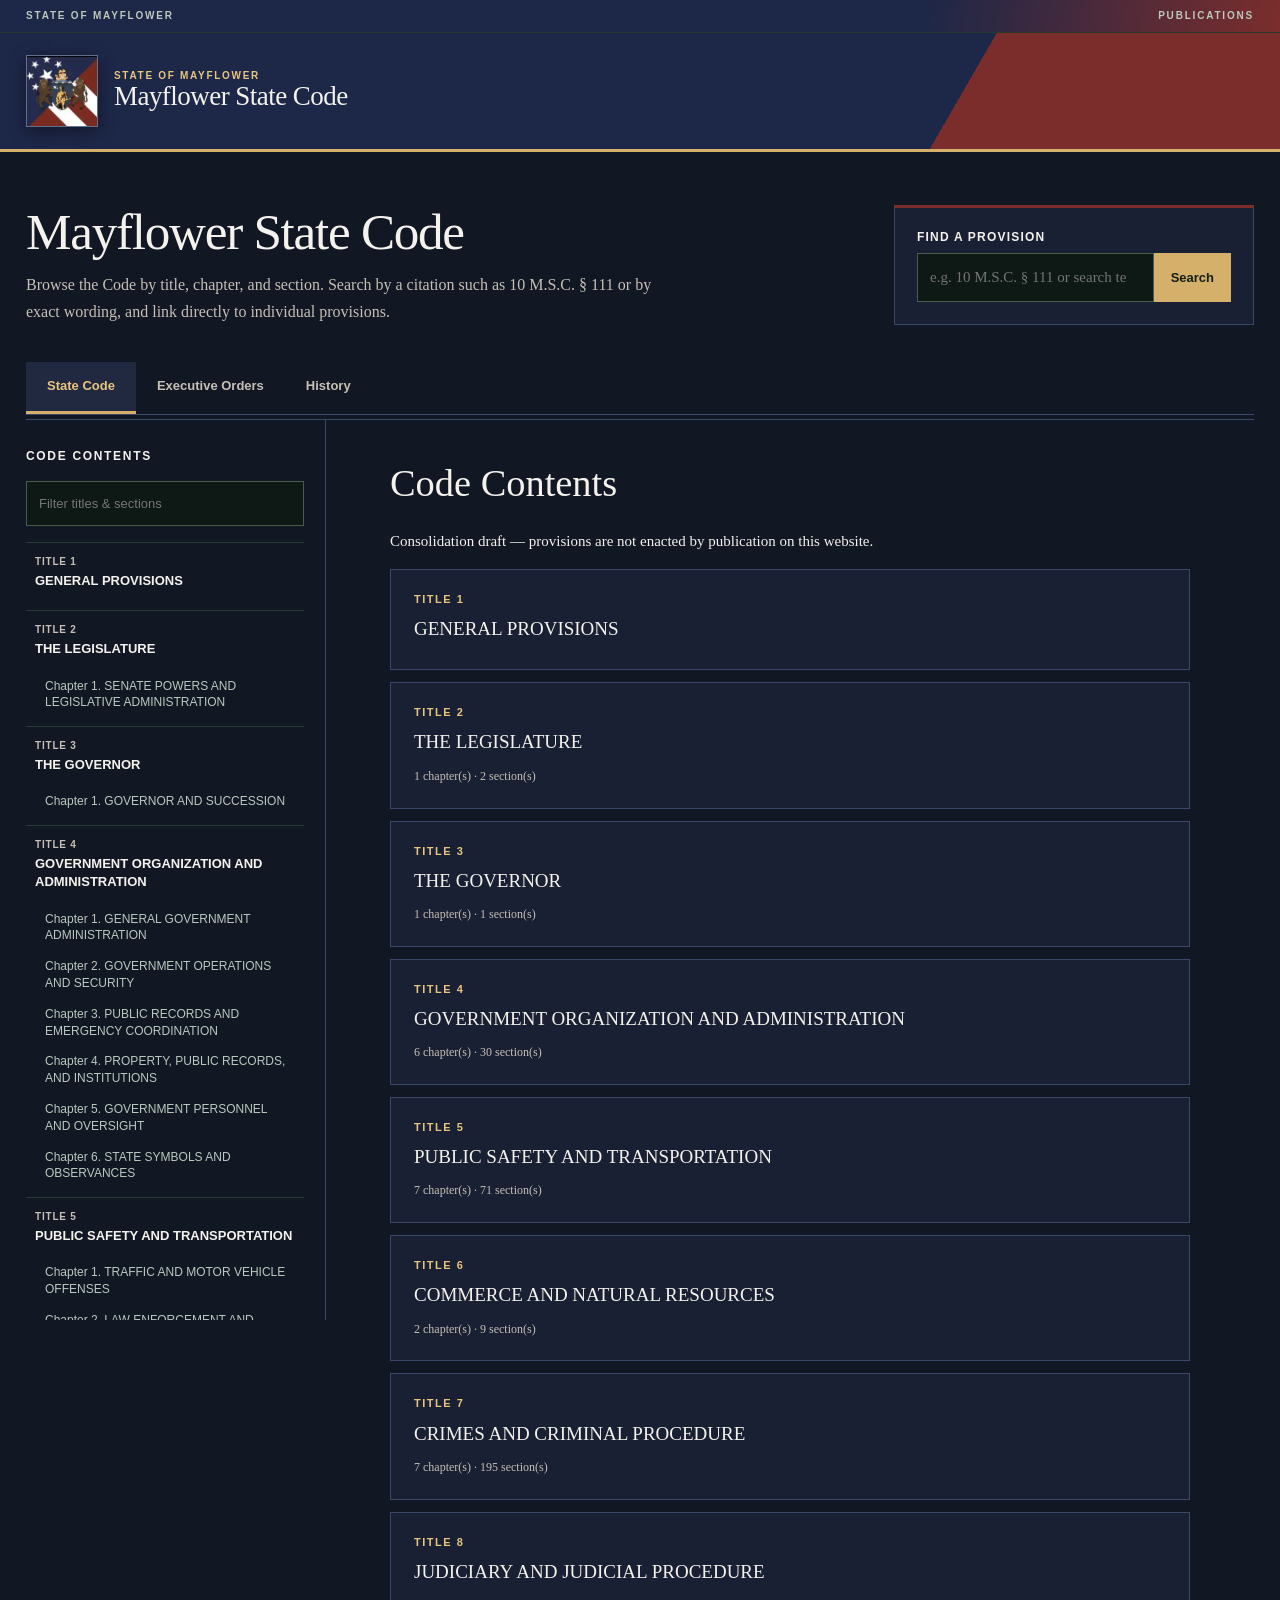
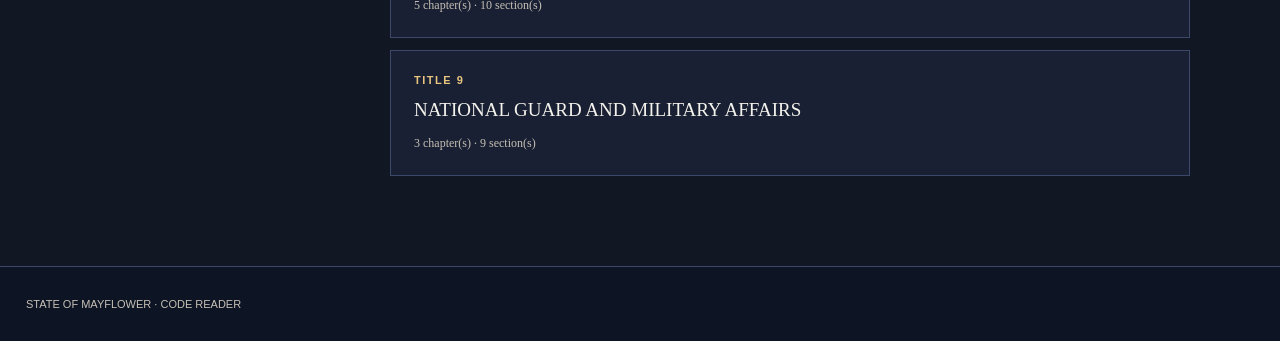
<file: index.html>
<!doctype html>
<html lang="en"><head><meta charset="utf-8"><meta name="viewport" content="width=device-width,initial-scale=1"><meta name="theme-color" content="#1d2748"><meta name="description" content="Browse the State of Mayflower's published State Code by title, chapter and section."><title>Mayflower State Code | State of Mayflower</title><link rel="canonical" href="https://officalbusinesscloudy.github.io/MayflowerStateCode/"><meta property="og:type" content="website"><meta property="og:site_name" content="State of Mayflower"><meta property="og:title" content="Mayflower State Code"><meta property="og:description" content="Search and browse the Mayflower State Code by title, chapter, section, or citation."><meta property="og:url" content="https://officalbusinesscloudy.github.io/MayflowerStateCode/"><meta property="og:image" content="https://officalbusinesscloudy.github.io/MayflowerStateCode/assets/share-card.svg"><meta property="og:image:alt" content="State of Mayflower seal and publication title"><meta name="twitter:card" content="summary_large_image"><meta name="twitter:title" content="Mayflower State Code"><meta name="twitter:description" content="Search and browse the Mayflower State Code by title, chapter, section, or citation."><meta name="twitter:image" content="https://officalbusinesscloudy.github.io/MayflowerStateCode/assets/share-card.svg"><link rel="icon" type="image/svg+xml" href="./assets/mayflower-seal.svg"><link rel="stylesheet" href="./assets/style.css"><script type="module" src="./assets/app.js"></script></head>
<body><a class="skip" href="#main">Skip to content</a><div class="govbar"><div class="wrap"><span>STATE OF MAYFLOWER</span><span>PUBLICATIONS</span></div></div><header class="masthead"><div class="wrap headerrow"><a class="wordmark" href="./"><img class="site-seal" src="./assets/mayflower-seal.svg" alt="State of Mayflower logo" width="72" height="72"><span><small>STATE OF MAYFLOWER</small><strong>Mayflower State Code</strong></span></a></div></header>
<main id="main" class="wrap"><section class="intro"><div><h1>Mayflower State Code</h1><p>Browse the Code by title, chapter, and section. Search by a citation such as 10 M.S.C. § 111 or by exact wording, and link directly to individual provisions.</p></div><div class="search-panel"><form id="search-form"><label for="search">Find a provision</label><div class="searchline"><input id="search" type="search" maxlength="200" placeholder="e.g. 10 M.S.C. § 111 or search terms" autocomplete="off"><button type="submit">Search</button></div></form></div></section>
<nav class="resource-tabs" aria-label="Publications"><a href="./" aria-current="page">State Code</a><a href="./executive-orders/">Executive Orders</a><a href="./history/">History</a></nav>
<button class="contents-toggle" id="contents-toggle" aria-controls="contents" aria-expanded="false">Browse Code Contents <span aria-hidden="true">☰</span></button>
<div class="layout"><aside class="contents" id="contents"><div class="contents-head"><h2>Code contents</h2><label class="sr" for="filter">Filter titles</label><input type="search" id="filter" placeholder="Filter titles & sections"></div><nav id="toc" aria-label="Code navigation"></nav></aside>
<div class="reading"><div id="status" class="status" aria-live="polite"></div><div id="content"></div></div></div></main>
<footer><div class="wrap footerrow"><span>STATE OF MAYFLOWER · CODE READER</span></div></footer></body></html>
</file>
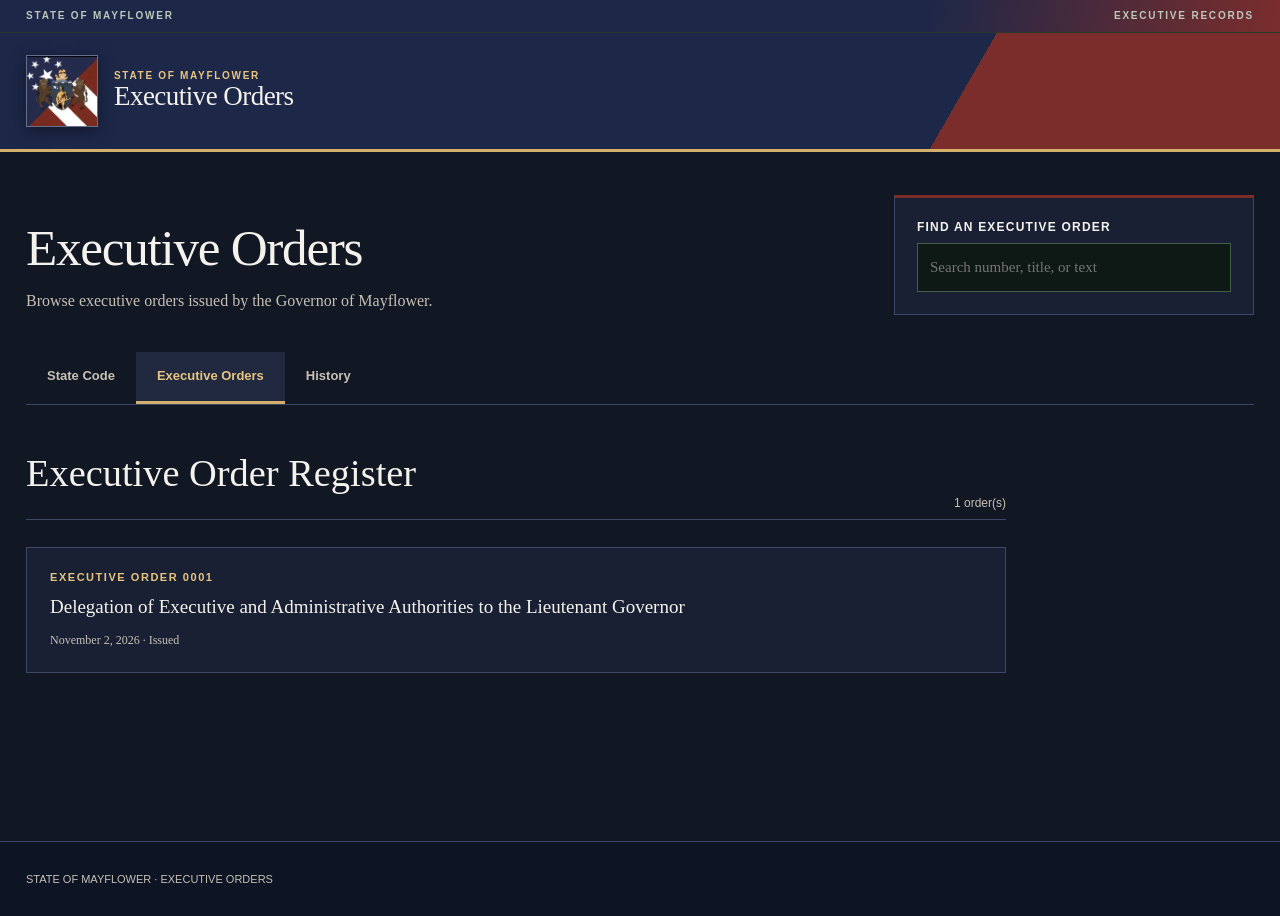
<file: executive-orders/index.html>
<!doctype html><html lang="en"><head><meta charset="utf-8"><meta name="viewport" content="width=device-width,initial-scale=1"><meta name="theme-color" content="#1d2748"><meta name="description" content="Executive Orders of the State of Mayflower"><title>Executive Orders | State of Mayflower</title><link rel="canonical" href="https://officalbusinesscloudy.github.io/MayflowerStateCode/executive-orders/"><meta property="og:type" content="website"><meta property="og:site_name" content="State of Mayflower"><meta property="og:title" content="Executive Orders | State of Mayflower"><meta property="og:description" content="Browse executive orders issued by the Governor of Mayflower."><meta property="og:url" content="https://officalbusinesscloudy.github.io/MayflowerStateCode/executive-orders/"><meta property="og:image" content="https://officalbusinesscloudy.github.io/MayflowerStateCode/assets/share-card.svg"><meta property="og:image:alt" content="State of Mayflower seal and publication title"><meta name="twitter:card" content="summary_large_image"><meta name="twitter:title" content="Executive Orders | State of Mayflower"><meta name="twitter:description" content="Browse executive orders issued by the Governor of Mayflower."><meta name="twitter:image" content="https://officalbusinesscloudy.github.io/MayflowerStateCode/assets/share-card.svg"><link rel="icon" href="../assets/mayflower-seal.svg" type="image/svg+xml"><link rel="stylesheet" href="../assets/style.css"><script type="module" src="../assets/orders.js"></script></head><body><a class="skip" href="#main">Skip to content</a><div class="govbar"><div class="wrap"><span>STATE OF MAYFLOWER</span><span>EXECUTIVE RECORDS</span></div></div><header class="masthead"><div class="wrap headerrow"><a class="wordmark" href="../"><img class="site-seal" src="../assets/mayflower-seal.svg" width="72" height="72" alt="State of Mayflower logo"><span><small>STATE OF MAYFLOWER</small><strong>Executive Orders</strong></span></a></div></header><main id="main" class="wrap"><section class="intro"><div><h1>Executive Orders</h1><p>Browse executive orders issued by the Governor of Mayflower.</p></div><div class="search-panel"><label for="order-search">Find an executive order</label><input id="order-search" type="search" placeholder="Search number, title, or text" maxlength="200"></div></section><nav class="resource-tabs" aria-label="Publications"><a href="../">State Code</a><a href="./" aria-current="page">Executive Orders</a><a href="../history/">History</a></nav><section class="orders-page"><div class="orders-heading"><div><h2 id="orders-title">Executive Order Register</h2></div><span id="order-count" class="result-meta"></span></div><div id="orders-status" role="status" aria-live="polite"></div><div id="orders-content"></div></section></main><footer><div class="wrap footerrow"><span>STATE OF MAYFLOWER · EXECUTIVE ORDERS</span></div></footer></body></html>
</file>
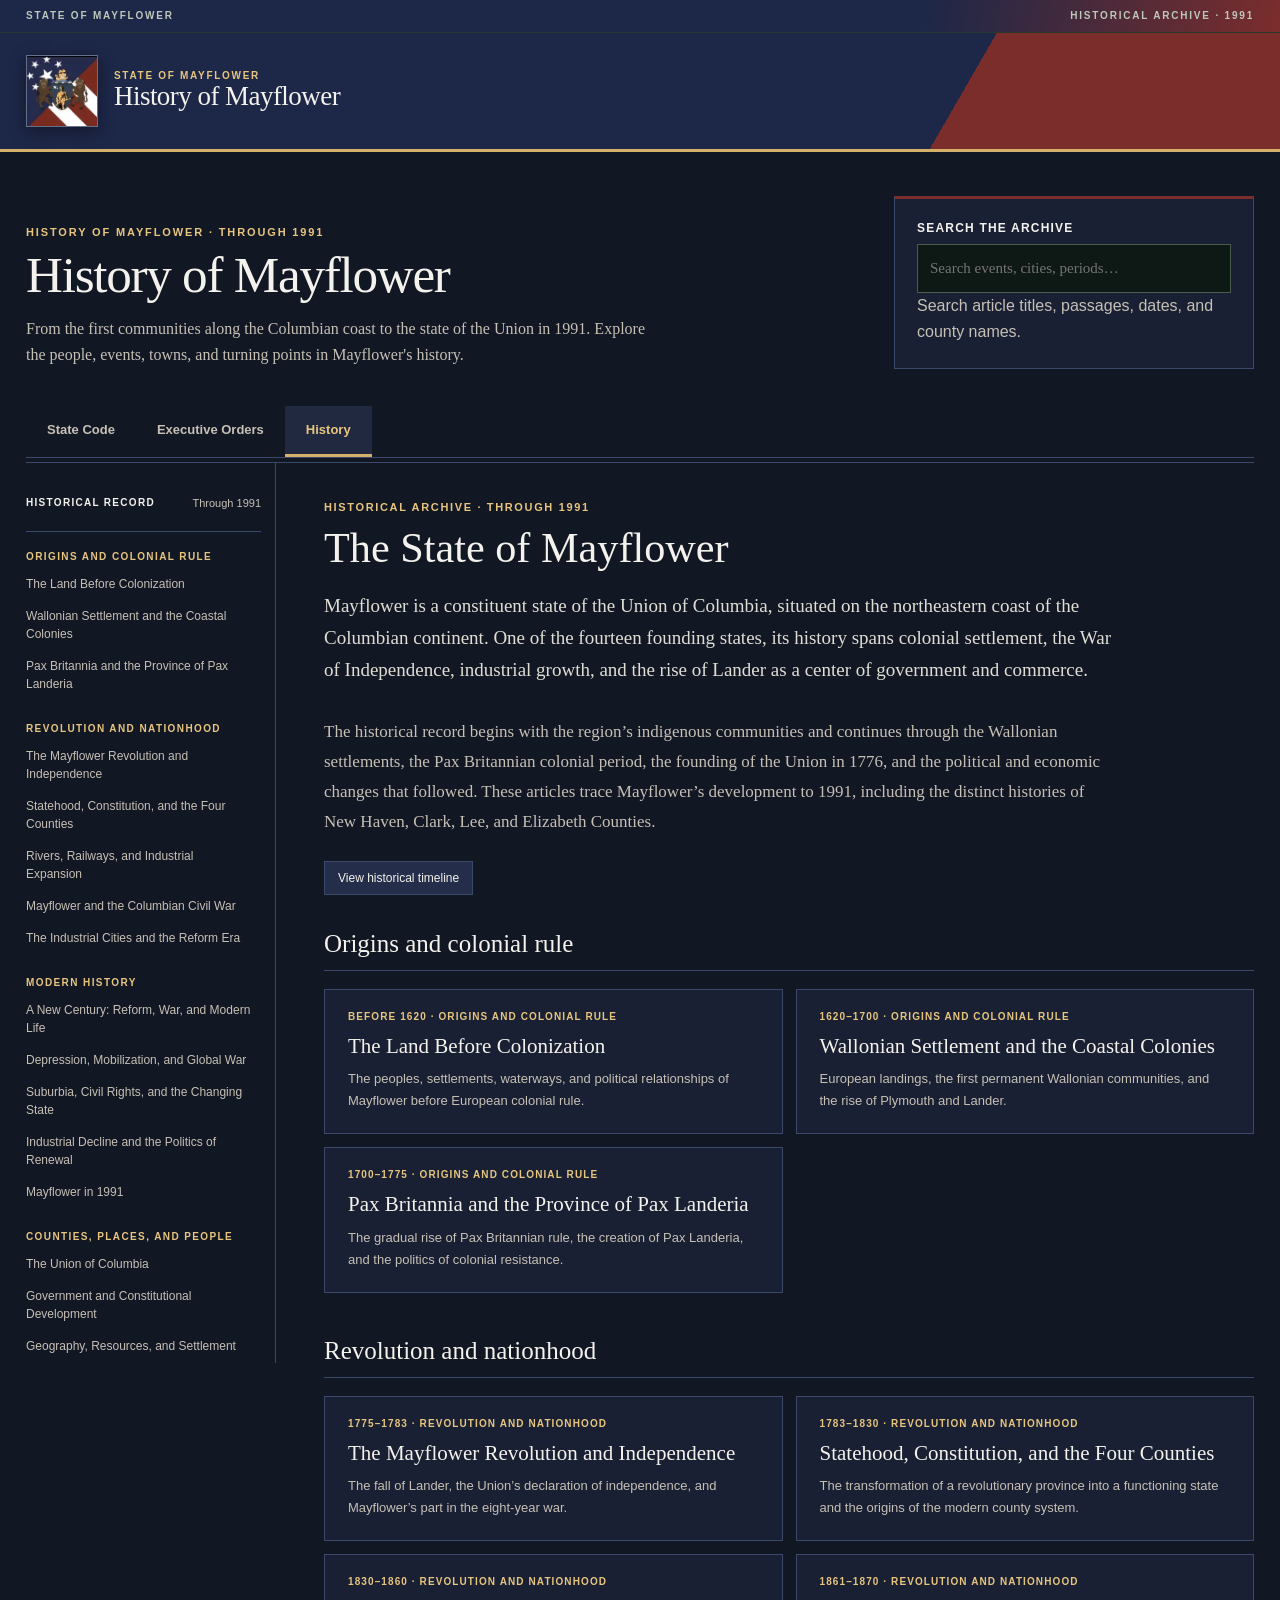
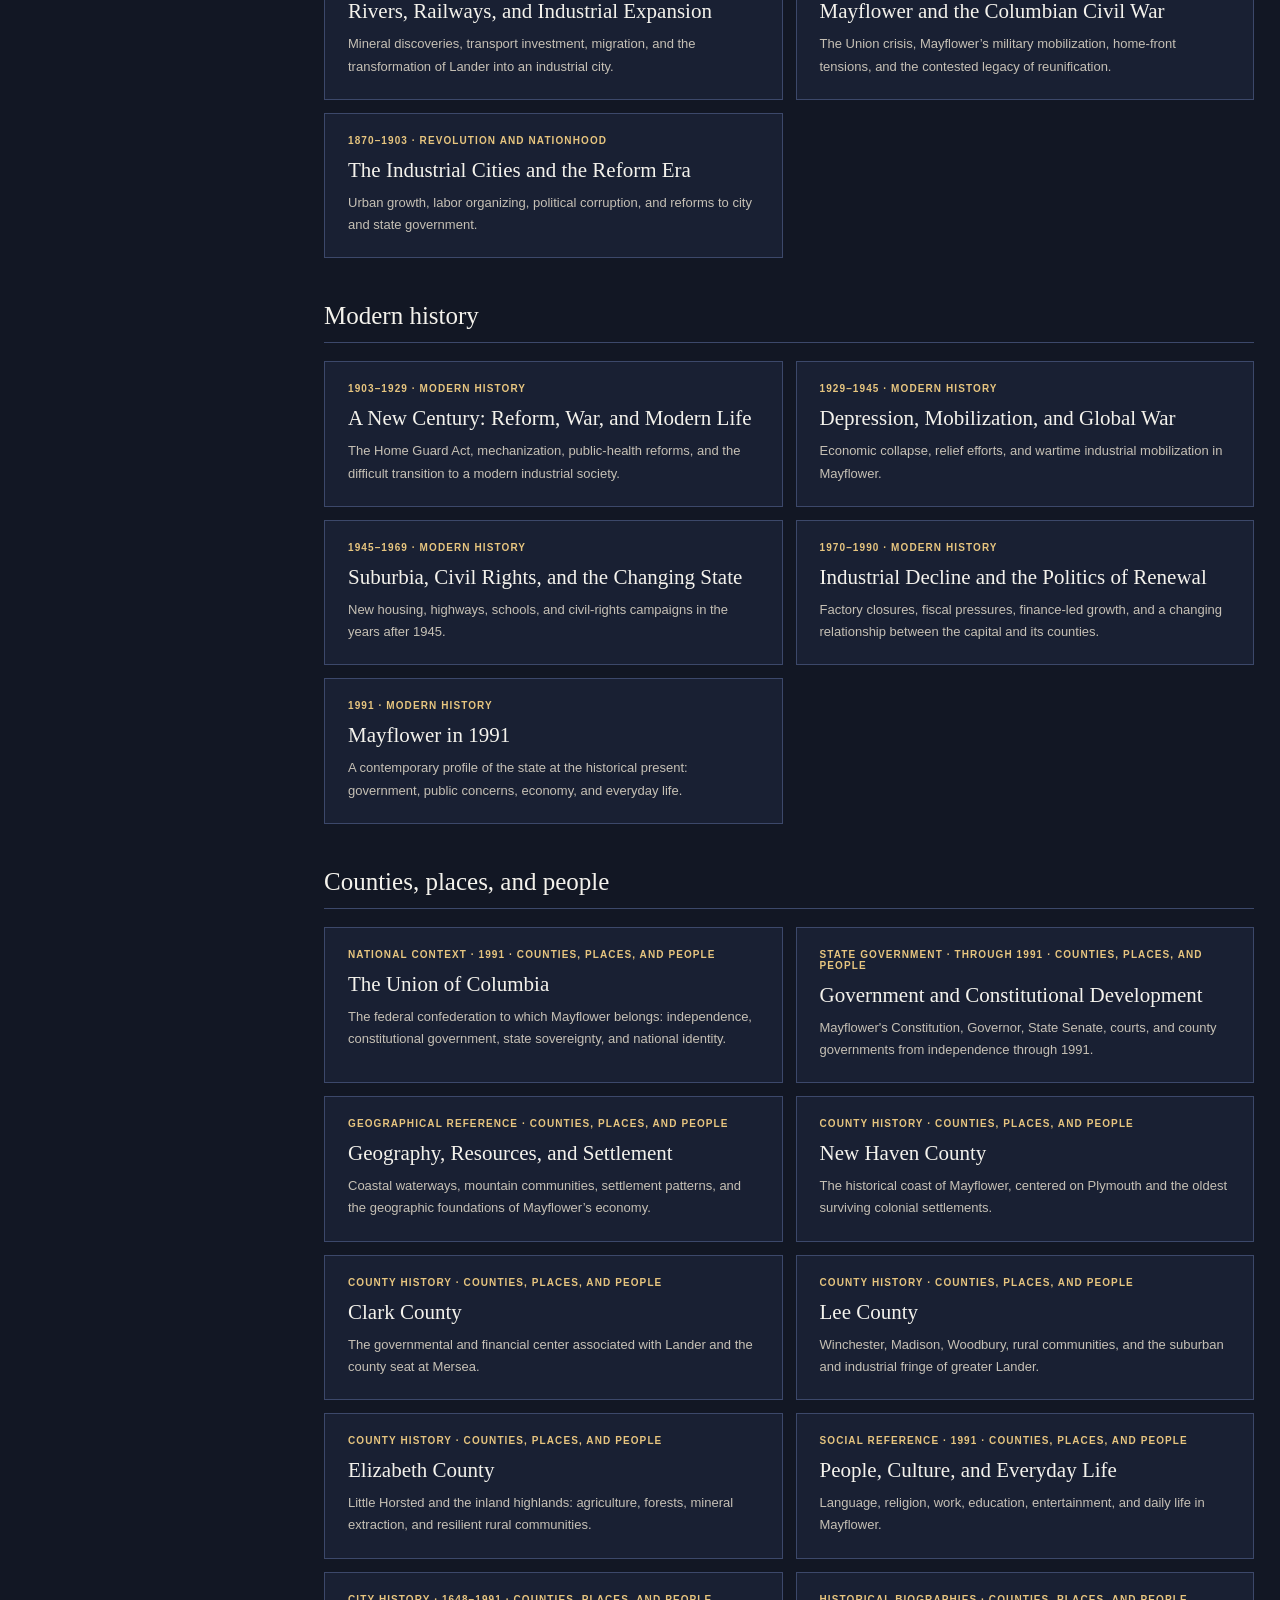
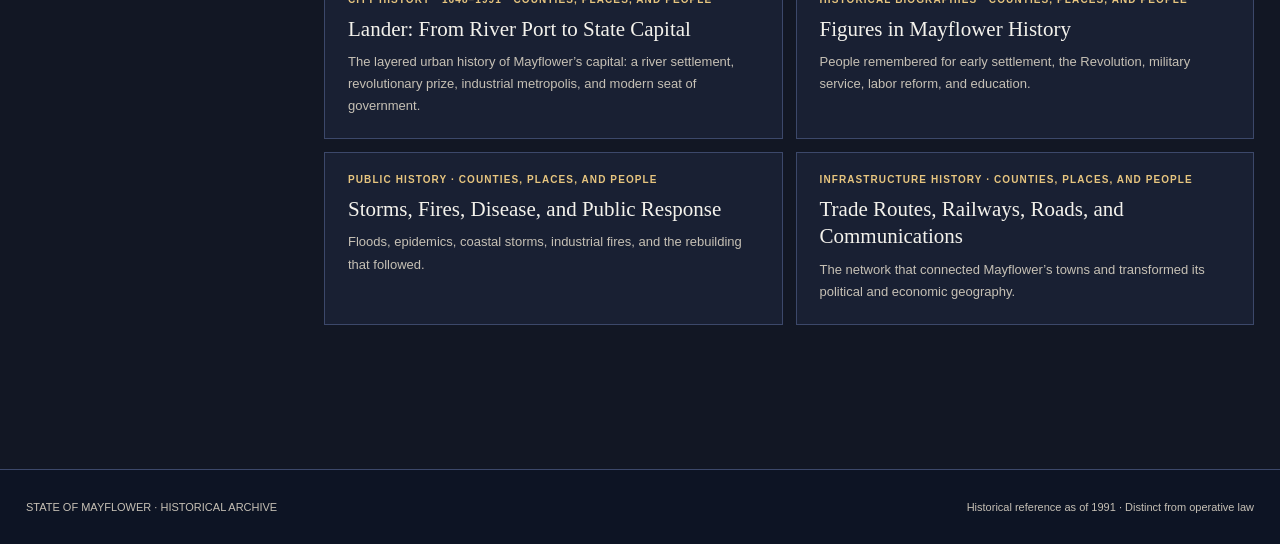
<file: history/index.html>
<!doctype html>
<html lang="en"><head><meta charset="utf-8"><meta name="viewport" content="width=device-width,initial-scale=1"><meta name="theme-color" content="#1d2748"><meta name="description" content="The history of Mayflower: its earliest peoples, colonial period, independence, government, four counties, culture and society through 1991."><title>History of Mayflower | State of Mayflower</title><link rel="canonical" href="https://officalbusinesscloudy.github.io/MayflowerStateCode/history/"><meta property="og:type" content="website"><meta property="og:site_name" content="State of Mayflower"><meta property="og:title" content="History of Mayflower"><meta property="og:description" content="An illustrated-by-words historical archive of the State of Mayflower, from its earliest settlements to 1991."><meta property="og:url" content="https://officalbusinesscloudy.github.io/MayflowerStateCode/history/"><meta property="og:image" content="https://officalbusinesscloudy.github.io/MayflowerStateCode/assets/share-card.svg"><meta name="twitter:card" content="summary_large_image"><link rel="icon" type="image/svg+xml" href="../assets/mayflower-seal.svg"><link rel="stylesheet" href="../assets/style.css"><link rel="stylesheet" href="./history.css"><script type="module" src="./app.js"></script></head>
<body><a class="skip" href="#main">Skip to content</a><div class="govbar"><div class="wrap"><span>STATE OF MAYFLOWER</span><span>HISTORICAL ARCHIVE · 1991</span></div></div>
<header class="masthead"><div class="wrap headerrow"><a class="wordmark" href="../"><img class="site-seal" src="../assets/mayflower-seal.svg" width="72" height="72" alt="State of Mayflower seal"><span><small>STATE OF MAYFLOWER</small><strong>History of Mayflower</strong></span></a></div></header>
<main id="main" class="wrap">
<section class="intro history-intro"><div><div class="eyebrow">History of Mayflower · Through 1991</div><h1>History of Mayflower</h1><p>From the first communities along the Columbian coast to the state of the Union in 1991. Explore the people, events, towns, and turning points in Mayflower's history.</p></div><div class="search-panel"><label for="history-search">Search the archive</label><input type="search" id="history-search" autocomplete="off" placeholder="Search events, cities, periods…" maxlength="150"><p class="search-help">Search article titles, passages, dates, and county names.</p></div></section>
<nav class="resource-tabs" aria-label="Publications"><a href="../">State Code</a><a href="../executive-orders/">Executive Orders</a><a href="./" aria-current="page">History</a></nav>
<div class="history-shell"><aside class="history-sidebar" aria-label="Historical contents"><div class="history-sidebar-header"><strong>HISTORICAL RECORD</strong><span>Through 1991</span></div><nav id="history-nav"></nav><div class="sidebar-rule"></div><a href="?view=timeline" class="sidebar-extra" id="timeline-nav-link">Chronological timeline</a><a href="./" class="sidebar-extra">Archive home</a></aside>
<div class="history-main"><div id="history-status" class="history-status" role="status" aria-live="polite"></div><div id="history-content"></div></div></div>
</main><footer><div class="wrap footerrow"><span>STATE OF MAYFLOWER · HISTORICAL ARCHIVE</span><span>Historical reference as of 1991 · Distinct from operative law</span></div></footer></body></html>
</file>
<file: assets/style.css>
:root{color-scheme:dark;--bg:#121724;--surface:#192033;--panel:#202944;--border:#3c486a;--text:#f4f2ec;--muted:#c6c0b5;--accent:#d4b06a;--gold:#e7c57f;--focus:#e7c57f}*{box-sizing:border-box}html{scroll-behavior:smooth}body{margin:0;background:var(--bg);color:var(--text);font:15px/1.65 Georgia,'Times New Roman',serif}button,input{font:inherit}button,a{touch-action:manipulation}a{color:var(--gold)}a:hover{text-decoration:underline}button:focus-visible,input:focus-visible,a:focus-visible{outline:2px solid var(--focus);outline-offset:3px}.wrap{width:min(1320px,calc(100% - 52px));margin:auto}.govbar{background:#11192c;color:#bdc7bc;border-bottom:1px solid #29382e;font:600 10px/1.4 Arial,sans-serif;letter-spacing:.18em}.govbar .wrap{display:flex;justify-content:space-between;gap:12px;padding:9px 0}.masthead{background:#1d2748;border-bottom:3px solid var(--accent)}.headerrow{display:flex;justify-content:space-between;align-items:center;padding:22px 0;gap:16px}.wordmark{display:flex;gap:16px;align-items:center;text-decoration:none;color:var(--text)}.wordmark small,.wordmark strong{display:block}.wordmark small{font:700 10px Arial,sans-serif;letter-spacing:.17em;color:var(--gold)}.wordmark strong{font:normal 27px Georgia,serif;letter-spacing:-.02em}.monogram{height:57px;width:57px;display:grid;place-items:center;border:2px solid var(--gold);border-radius:50%;font:34px Georgia,serif;color:var(--gold)}.header-meta,.eyebrow,.edition,.search-help,.contents-head,.contents-toggle,.code-label,.breadcrumbs,.result-meta,.actions,.nav-arrows,.status,.empty-note,.footerrow{font-family:Arial,Helvetica,sans-serif}.header-meta{font-size:12px;color:var(--muted);letter-spacing:.06em}.intro{display:grid;grid-template-columns:minmax(0,1fr) 360px;gap:32px;align-items:end;padding:43px 0 37px}.eyebrow{font-weight:700;letter-spacing:.18em;font-size:11px;color:var(--accent)}h1{font-size:clamp(34px,4vw,52px);font-weight:normal;line-height:1.1;margin:9px 0 12px;letter-spacing:-.025em}.intro p{margin:0;max-width:640px;color:var(--muted);font-size:16px}.edition{font-size:12px;margin-top:14px;color:var(--gold)}.search-panel{background:var(--surface);border:1px solid var(--border);padding:22px}.search-panel label{display:block;font:700 12px Arial,sans-serif;text-transform:uppercase;letter-spacing:.1em;margin-bottom:9px}.searchline{display:flex}.searchline input{flex:1;min-width:0}.searchline button{border:0;padding:11px 17px;background:var(--accent);color:#142017;font:700 13px Arial;cursor:pointer}.search-help{font-size:11px;color:var(--muted);margin-top:10px}input{background:#0e1815;border:1px solid #495d4d;border-radius:0;padding:11px 12px;color:var(--text);width:100%;outline:none}.layout{display:grid;grid-template-columns:300px minmax(0,1fr);border-top:1px solid var(--border);gap:0;align-items:start;min-height:55vh}.contents{border-right:1px solid var(--border);padding:27px 21px 40px 0;position:sticky;top:0;max-height:100vh;overflow:auto}.contents-head h2{font-size:12px;text-transform:uppercase;letter-spacing:.14em;margin:0 0 14px}.contents-head input{font-size:13px;margin-bottom:16px}.toc-title{display:block;width:100%;text-align:left;padding:12px 9px;background:none;color:var(--text);border:0;border-top:1px solid #293b33;cursor:pointer;font:600 13px/1.4 Arial}.toc-title:hover,.toc-title.active{background:#2d3753;color:var(--gold)}.toc-title small{display:block;color:var(--muted);font-size:10px;letter-spacing:.08em;margin-bottom:3px}.toc-chapters{margin:0 0 8px;padding:0;list-style:none}.toc-chapters a{display:block;padding:7px 9px 7px 19px;color:#b9c9bd;font:12px/1.4 Arial;text-decoration:none}.toc-chapters a.active,.toc-chapters a:hover{color:var(--gold);background:#303a58}.reading{padding:30px min(5vw,65px) 90px;min-width:0}.breadcrumbs{font-size:12px;color:var(--muted);margin-bottom:19px}.breadcrumbs a{color:var(--muted)}.code-label{font-size:11px;color:var(--gold);font-weight:bold;letter-spacing:.14em;text-transform:uppercase}.reading h2{font-size:clamp(27px,3vw,40px);font-weight:normal;line-height:1.2;margin:10px 0 23px}.reading h3{font-size:20px;font-weight:normal;margin:28px 0 8px}.catalog{display:grid;gap:12px}.catalog a,.result{display:block;text-decoration:none;color:var(--text);background:var(--surface);border:1px solid var(--border);padding:20px 23px}.catalog a:hover,.result:hover{border-color:var(--accent);background:#1d2d25}.catalog .code-label{display:block}.catalog strong,.result strong{display:block;font-size:19px;font-weight:normal;margin:5px 0}.catalog small,.result-meta{font-size:12px;color:var(--muted)}.section-list{list-style:none;margin:0;padding:0}.section-list li{border-bottom:1px solid var(--border)}.section-list a{display:flex;justify-content:space-between;gap:12px;align-items:baseline;padding:13px 0;color:var(--text);text-decoration:none}.section-list a:hover{color:var(--gold)}.section-list .num{font-family:Arial;font-size:12px;color:var(--accent);white-space:nowrap}.statute{font-size:17px;line-height:1.9;white-space:pre-wrap;overflow-wrap:anywhere}.statute p{margin:0 0 1.05em}.statute p:target{background:#594b2b66;box-shadow:-6px 0 var(--accent);scroll-margin-top:20px}.statute a{color:var(--gold);text-decoration-color:#8c7950}.actions{display:flex;gap:9px;flex-wrap:wrap;margin:22px 0 31px}.actions button,.actions a,.nav-arrows a{display:inline-block;border:1px solid var(--border);padding:8px 12px;background:#242e4b;color:var(--text);font:12px Arial;cursor:pointer;text-decoration:none}.actions button:hover,.actions a:hover,.nav-arrows a:hover{border-color:var(--gold)}.nav-arrows{display:flex;justify-content:space-between;gap:18px;border-top:1px solid var(--border);padding-top:19px;margin-top:35px;font-size:12px}.meta-panel{border-top:1px solid var(--border);margin-top:30px;padding-top:20px;font:13px/1.6 Arial;color:var(--muted)}.meta-panel h3{font:700 12px Arial;text-transform:uppercase;letter-spacing:.13em;color:var(--text)}.status{font-size:13px;color:var(--gold);margin-bottom:13px}.status:empty{display:none}.empty-note{padding:28px;background:var(--surface);border-left:3px solid var(--accent);color:var(--muted);line-height:1.7}.result{margin-bottom:10px}.result p{font-size:14px;color:var(--muted);margin:5px 0}.result mark{background:#75623b;color:#fff}.result-meta{display:block;margin-bottom:5px}.contents-toggle{display:none}footer{border-top:1px solid var(--border);background:#0d1424}.footerrow{display:flex;justify-content:space-between;gap:15px;padding:28px 0;font-size:11px;color:var(--muted)}.skip,.sr{position:absolute;left:-9999px}.skip:focus,.sr:focus{left:12px;top:12px;background:#fff;color:#000;padding:8px;z-index:10}@media(max-width:850px){.wrap{width:min(100% - 30px,1320px)}.intro{grid-template-columns:1fr;gap:20px;padding:30px 0}.layout{grid-template-columns:1fr}.contents-toggle{display:flex;justify-content:space-between;width:100%;background:#252e4b;border:1px solid var(--border);padding:13px;color:var(--text);cursor:pointer}.contents{display:none;position:static;max-height:none;border:1px solid var(--border);padding:18px;margin-top:5px}.contents.open{display:block}.reading{padding:24px 0 65px}.header-meta{display:none}.wordmark strong{font-size:22px}.monogram{height:48px;width:48px;font-size:27px}.footerrow{flex-direction:column}}@media print{:root{color-scheme:light}body{background:white;color:#111}.govbar,.masthead,.search-panel,.contents,.contents-toggle,.actions,.nav-arrows,footer,.intro p,.eyebrow,.status{display:none!important}.intro{display:block;padding:0}.intro h1{font-size:22px}.layout{display:block;border:0}.reading{padding:0}.statute{color:#111;font-size:12pt}.statute a{color:#111}.code-label{color:#111}}
.govbar{background:linear-gradient(100deg,#1d2748 0 72%,#7b2d2c)}.masthead{background:linear-gradient(120deg,#1d2748 0 74%,#7b2d2c 74%);border-bottom:3px solid #d4b06a}.site-seal{width:72px;height:72px;object-fit:cover;border:1px solid #65708b;box-shadow:0 4px 16px #0006;flex-shrink:0}.wordmark em{display:block;font:normal 12px Arial,sans-serif;color:#d0d3de;margin-top:5px}.search-panel{border-top:3px solid #7b2d2c}.code-citation{font:600 clamp(24px,3vw,36px)/1.25 Georgia,serif;color:#e7c57f;margin:12px 0 8px}.title-context{font:13px Arial,sans-serif;color:var(--muted);margin:0 0 20px}.section-title{margin:8px 0 12px!important}@media(max-width:850px){.site-seal{width:55px;height:55px}.wordmark em{font-size:10px}}

/* Publication navigation and executive order register */
.resource-tabs{display:flex;align-items:stretch;gap:0;border-bottom:1px solid var(--border);margin-bottom:4px;font:700 13px/1.3 Arial,Helvetica,sans-serif}.resource-tabs a{display:block;padding:16px 21px;text-decoration:none;color:var(--muted);border-bottom:3px solid transparent}.resource-tabs a:hover{color:var(--text);background:#232b44}.resource-tabs a[aria-current="page"]{color:var(--gold);border-bottom-color:#d4b06a;background:#212941}.orders-page{padding:35px 0 90px;min-height:48vh;max-width:980px}.orders-heading{display:flex;align-items:end;justify-content:space-between;gap:18px;margin-bottom:27px;border-bottom:1px solid var(--border)}.orders-heading h2{font:normal clamp(27px,3vw,39px)/1.3 Georgia,serif;margin:5px 0 20px}.orders-page .statute{max-width:820px}.orders-page .breadcrumbs{margin-bottom:24px}.orders-page .catalog{grid-template-columns:1fr}@media(max-width:520px){.resource-tabs a{padding:13px 12px;font-size:12px}.orders-page{padding:27px 0 60px}}

/* Executive Order document and original PDF */
.executive-text h3{font:normal 21px/1.45 Georgia,serif;margin:34px 0 16px;color:var(--text)}.executive-text p{margin:0 0 19px}.pdf-archive{margin-top:40px;border-top:1px solid var(--border);padding-top:23px;font:13px/1.6 Arial,sans-serif}.pdf-archive summary{cursor:pointer;color:var(--gold);font-weight:600;padding:8px 0}.pdf-archive iframe{width:100%;height:min(78vh,760px);min-height:400px;border:1px solid var(--border);background:#fff;margin-top:16px}.pdf-archive p{margin:12px 0}
@media print{.pdf-archive{display:none!important}}


/* Link typography: list entries are navigation, not underlined body copy. */
.catalog a,.catalog a:link,.catalog a:visited,
.catalog a:hover,.catalog a:focus-visible,
.catalog a strong,.catalog a .code-label,
.toc-title,.toc-title:link,.toc-title:hover,
.toc-title:visited,.toc-chapters a,
.section-list a,.section-list a:hover,
.result,.result:hover{ text-decoration:none !important; }
.catalog a:hover strong,.toc-title:hover,.section-list a:hover{color:var(--gold)}
/* Formal archival print treatment */
.print-letterhead,.print-document-meta{display:none}
@page{size:letter;margin:0.78in 0.82in 0.75in}
@media print{
  :root{color-scheme:light!important}
  html,body{margin:0!important;padding:0!important;background:#fff!important;color:#121212!important;overflow:visible!important;font:11pt/1.55 Georgia,"Times New Roman",serif!important;-webkit-print-color-adjust:exact;print-color-adjust:exact}
  *,*:before,*:after{box-shadow:none!important;text-shadow:none!important}
  .govbar,.masthead,.intro,.resource-tabs,.search-panel,.contents,.contents-toggle,.actions,.nav-arrows,.breadcrumbs,.status,.meta-panel,.pdf-archive,footer,.orders-heading,.title-context,.code-label,.skip{display:none!important}
  .wrap,.orders-page,.reading,.layout,.orders-page .statute{width:100%!important;max-width:none!important;min-height:0!important;display:block!important;margin:0!important;padding:0!important;border:0!important}
  #orders-content,#content{margin:0!important;padding:0!important}
  .print-letterhead{display:flex!important;align-items:center;justify-content:center;gap:18px;padding:0 0 18px;margin:0 0 18px;border-bottom:1.5pt solid #222;text-align:left}
  .print-letterhead img{width:60px!important;height:60px!important;object-fit:contain}
  .print-letterhead strong{display:block;font:700 14pt/1.3 Georgia,serif;letter-spacing:.08em}
  .print-letterhead span{display:block;font:9pt/1.5 Arial,sans-serif;letter-spacing:.16em;margin-top:3px}
  .print-document-meta{display:flex!important;justify-content:space-between;gap:12px;padding:0 0 16px;font:700 9pt/1.5 Arial,sans-serif;letter-spacing:.05em;text-transform:uppercase}
  .orders-page #orders-content>h2{font:700 16pt/1.25 Georgia,serif!important;text-align:center;margin:2pt 0 22pt!important;break-after:avoid;page-break-after:avoid}
  .orders-page .statute,.reading .statute{font:11pt/1.6 Georgia,"Times New Roman",serif!important;white-space:normal!important;max-width:none!important;overflow:visible!important;color:#111!important}
  .orders-page .statute p,.reading .statute p{font-size:11pt!important;line-height:1.6!important;margin:0 0 12pt!important;orphans:3;widows:3}
  .executive-text h3{font:700 11pt/1.4 Georgia,serif!important;text-align:center!important;margin:22pt 0 12pt!important;color:#111!important;break-after:avoid;page-break-after:avoid;break-inside:avoid}
  .statute a{color:#111!important;text-decoration:none!important}
  .statute p:target{background:transparent!important;outline:0!important}
  .orders-page .catalog,.reading .catalog{display:block!important}
  .orders-page .catalog a,.reading .catalog a{border:0!important;color:#111!important;background:none!important;padding:4pt 0!important}
  .orders-page .catalog strong,.reading .catalog strong{font-size:12pt}
  .reading .code-citation{color:#111!important;font-size:18pt!important}
  .reading .section-title{font-size:16pt!important}
}


/* USC-style statutory hierarchy: (a), (1), (A). */
.statute-clause{display:grid;grid-template-columns:3.1rem minmax(0,1fr);gap:0.25rem;align-items:start;margin:0 0 1.1rem;min-width:0}
.statute-marker{font:inherit;color:var(--text);white-space:nowrap;padding-top:0}
.statute-clause-text{min-width:0}
.statute-clause-text>p:first-child{margin-top:0}
.statute-clause-text>p:last-child{margin-bottom:0}
.statute-clause .nested-clause{grid-template-columns:3rem minmax(0,1fr);margin:0 0 0.8rem}
.statute .part-clause{margin:0 0 2rem}
.statute .part-heading{margin:0 0 0.9rem;font:600 17px/1.5 Georgia,"Times New Roman",serif;letter-spacing:0;color:var(--text)}
.statute-clause:target{background:rgba(212,176,106,.09);box-shadow:-3px 0 var(--accent);scroll-margin-top:25px}
.statute-clause-text p{overflow-wrap:break-word;white-space:pre-wrap}
@media(max-width:650px){.statute-clause{grid-template-columns:2.2rem minmax(0,1fr)}.statute-clause .nested-clause{grid-template-columns:2.35rem minmax(0,1fr)}.statute .part-heading{font-size:16px}}
@media print{.statute-clause{grid-template-columns:.42in minmax(0,1fr);gap:0;margin-bottom:9pt;break-inside:auto}.statute-clause .nested-clause{grid-template-columns:.42in minmax(0,1fr)}.statute-marker{color:#111!important}.statute .part-heading{font:700 11pt/1.4 Georgia,serif!important;color:#111!important;break-after:avoid;page-break-after:avoid}.statute-clause-text p{orphans:3;widows:3}}
</file>
<file: history/history.css>
/* Historical archive: shares masthead and publication navigation with the legal code. */
.history-intro{padding-top:44px}.history-intro .eyebrow{font:700 11px Arial,sans-serif;letter-spacing:.17em;text-transform:uppercase;color:var(--gold)}.history-intro .search-help{margin-bottom:0}.history-shell{display:grid;grid-template-columns:250px minmax(0,1fr);gap:48px;align-items:start;border-top:1px solid var(--border);min-height:68vh}.history-sidebar{position:sticky;top:0;max-height:100vh;overflow:auto;padding:31px 14px 50px 0;border-right:1px solid var(--border);font-family:Arial,Helvetica,sans-serif}.history-sidebar-header{display:flex;align-items:center;justify-content:space-between;gap:8px;padding-bottom:18px;border-bottom:1px solid var(--border)}.history-sidebar-header strong{font-size:10px;letter-spacing:.13em}.history-sidebar-header span{font-size:11px;color:var(--muted)}.history-group{padding:19px 0 4px}.history-group h2{font:700 10px Arial,sans-serif;text-transform:uppercase;letter-spacing:.14em;color:var(--gold);margin:0 0 6px}.history-group a,.sidebar-extra{display:block;text-decoration:none;color:var(--muted);padding:7px 9px 7px 0;font-size:12px;line-height:1.5}.history-group a:hover,.history-group a.active,.sidebar-extra:hover,.sidebar-extra.active{color:var(--text);text-decoration:none}.history-group a.active{border-right:2px solid var(--gold);background:#222c44;padding-left:9px}.sidebar-rule{height:1px;background:var(--border);margin:16px 12px 10px 0}.history-main{padding:38px 0 100px;min-width:0}.history-status{min-height:0;font:12px Arial,sans-serif;color:var(--gold)}.history-status:empty{display:none}.archive-eyebrow{font:700 11px Arial,sans-serif;letter-spacing:.15em;text-transform:uppercase;color:var(--gold);margin:0 0 10px}.archive-title{font:normal clamp(30px,3.3vw,44px)/1.17 Georgia,serif;margin:0 0 17px}.archive-lead{font:19px/1.7 Georgia,serif;color:#dfded5;margin:0 0 30px;max-width:800px}.archive-section-title{font:normal 25px Georgia,serif;margin:36px 0 17px}.archive-rule{border:0;border-top:1px solid var(--border);margin:37px 0}.archive-grid{display:grid;grid-template-columns:repeat(2,minmax(0,1fr));gap:13px}.archive-card{border:1px solid var(--border);background:var(--surface);padding:21px 23px;color:var(--text);text-decoration:none;display:block;min-width:0}.archive-card:hover{border-color:var(--gold);background:#232d46;text-decoration:none}.archive-card small{display:block;color:var(--gold);text-transform:uppercase;letter-spacing:.11em;font:700 10px Arial,sans-serif;margin-bottom:11px}.archive-card strong{display:block;font:normal 21px/1.3 Georgia,serif}.archive-card p{margin:8px 0 0;font:13px/1.7 Arial,sans-serif;color:var(--muted)}.archive-breadcrumb{font:12px Arial,sans-serif;color:var(--muted);margin-bottom:22px}.archive-breadcrumb a{color:var(--muted);text-decoration:none}.article-meta{color:var(--gold);font:700 11px Arial,sans-serif;text-transform:uppercase;letter-spacing:.1em;margin:7px 0 22px}.archive-prose{max-width:780px;color:var(--text)}.archive-prose section{margin:0 0 35px}.archive-prose h2{font:normal 26px/1.3 Georgia,serif;margin:34px 0 17px;color:#f3e5c9;scroll-margin-top:20px}.archive-prose p{font:17px/1.84 Georgia,serif;margin:0 0 18px}.article-outline{border-top:1px solid var(--border);border-bottom:1px solid var(--border);margin:30px 0 34px;padding:17px 0;font:12px Arial,sans-serif}.article-outline strong{display:block;text-transform:uppercase;letter-spacing:.11em;margin-bottom:11px}.outline-links{display:flex;flex-wrap:wrap;gap:8px 17px}.article-outline a{color:var(--muted);text-decoration:none}.article-outline a:hover{color:var(--gold)}.article-nav{display:flex;justify-content:space-between;gap:16px;padding-top:22px;border-top:1px solid var(--border);margin:49px 0 0;font:13px/1.6 Arial,sans-serif}.article-nav a{text-decoration:none;max-width:45%;color:var(--gold)}.article-nav a:hover{text-decoration:underline}.timeline-list{list-style:none;margin:20px 0;padding:0;border-left:2px solid #4d5872}.timeline-list li{position:relative;padding:0 0 22px 25px}.timeline-list li:before{content:"";position:absolute;left:-6px;top:8px;background:var(--gold);width:10px;height:10px;border-radius:50%}.timeline-year{display:block;font:700 12px Arial,sans-serif;letter-spacing:.06em;color:var(--gold);margin-bottom:5px}.timeline-list p{margin:0;font:16px/1.55 Georgia,serif}.timeline-list a{font:12px Arial,sans-serif;text-decoration:none}.no-results{border:1px solid var(--border);background:var(--surface);padding:30px;color:var(--muted)}.history-search-results{display:grid;gap:12px}.history-search-results .archive-card{padding:19px 23px}.history-actions{display:flex;gap:10px;flex-wrap:wrap;margin:20px 0;font:12px Arial,sans-serif}.history-actions a,.history-actions button{padding:9px 13px;border:1px solid var(--border);background:#242e4b;color:var(--text);text-decoration:none;cursor:pointer;font:inherit}.history-actions button:hover,.history-actions a:hover{border-color:var(--gold);text-decoration:none}.article-title-print{display:none}@media(max-width:980px){.history-shell{grid-template-columns:210px minmax(0,1fr);gap:25px}.archive-grid{grid-template-columns:1fr}}@media(max-width:720px){.history-shell{grid-template-columns:1fr;gap:0}.history-sidebar{position:static;max-height:none;border-right:0;border-bottom:1px solid var(--border);padding:18px 0}.history-group{padding:12px 0 4px}.history-group a{display:inline-block;margin-right:10px;padding:6px 0}.history-group a.active{border-right:0;border-bottom:2px solid var(--gold);padding-left:0;background:none}.history-main{padding:29px 0 75px}.archive-grid{grid-template-columns:1fr}.archive-prose p{font-size:16px}.history-intro{padding-top:28px}}@media print{@page{size:letter;margin:.8in}.govbar,.masthead,.intro,.resource-tabs,.history-sidebar,.history-actions,.article-nav,.article-outline,footer,.history-status{display:none!important}body{background:white!important;color:#111!important}.history-shell{display:block!important;border:0!important}.history-main{padding:0!important}.archive-title,.archive-prose h2,.archive-prose p,.archive-lead,.archive-breadcrumb{color:#111!important}.archive-title{font-size:22pt!important}.archive-prose h2{font-size:16pt;break-after:avoid}.archive-prose p{font-size:11pt;line-height:1.6;orphans:3;widows:3}.archive-prose section{break-inside:auto}.archive-title-print{display:block}.archive-grid{display:block}.archive-card{background:none;border:0;padding:6pt 0;color:#111}}
/* Historical archive landing page */
.archive-opening{max-width:790px;font:17px/1.78 Georgia,serif;color:var(--muted);margin:0 0 23px}
.archive-home-group{margin:35px 0 44px;scroll-margin-top:24px}
.archive-home-group .archive-section-title{margin:0 0 18px;padding-bottom:12px;border-bottom:1px solid var(--border)}
.archive-home-group .archive-grid{margin-bottom:0}
@media(max-width:720px){.archive-opening{font-size:16px;line-height:1.7}.archive-home-group{margin:27px 0 36px}}
@media print{.archive-opening{color:#111!important;font-size:11pt!important;line-height:1.6!important}.archive-home-group{break-inside:auto}}
</file>
